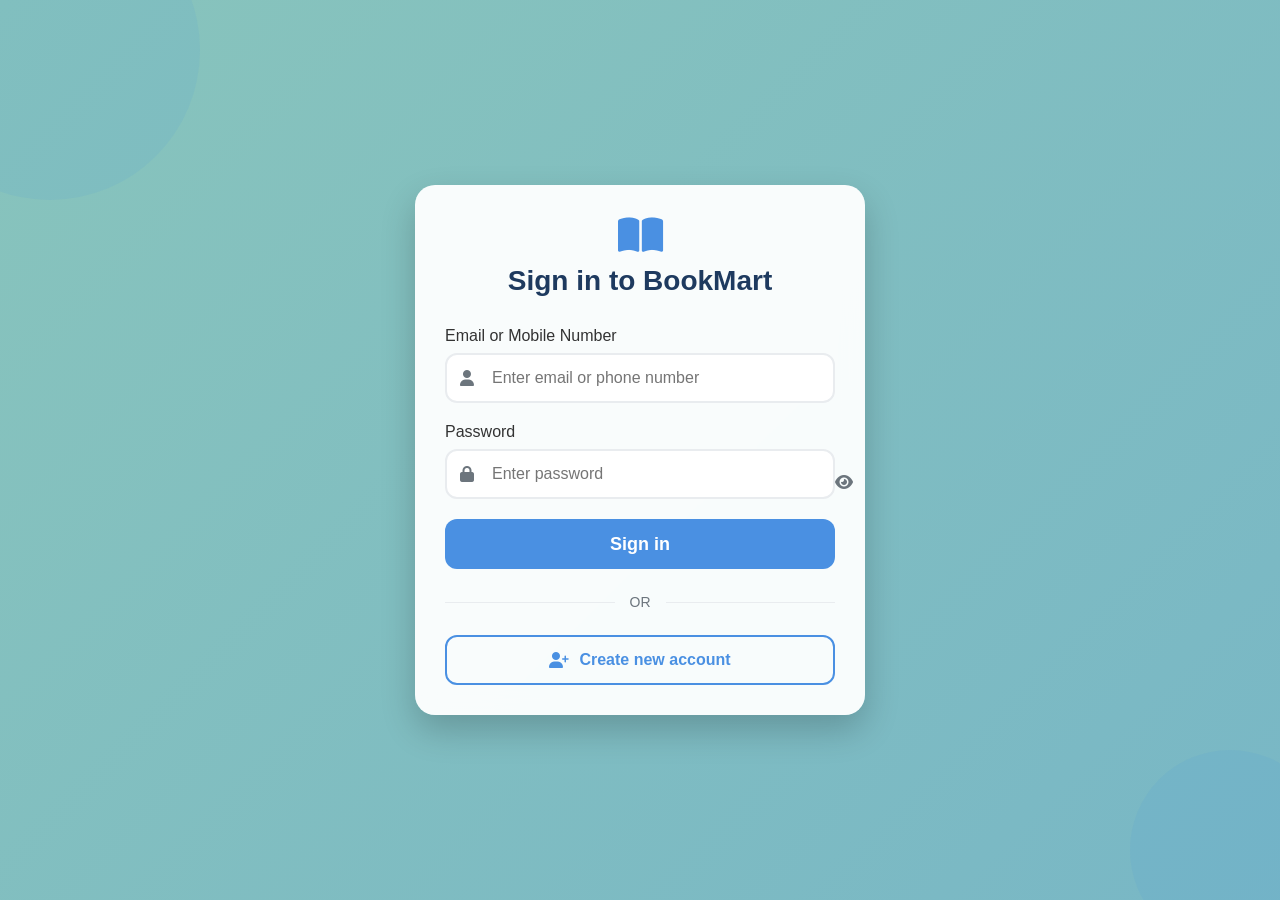
<file: index.html>
<!DOCTYPE html>
<html lang="en">
<head>
    <meta charset="UTF-8">
    <meta name="viewport" content="width=device-width, initial-scale=1.0">
    <title>BookMart - Log In</title>
    <link rel="stylesheet" href="style.css">
    <link rel="stylesheet" href="https://cdnjs.cloudflare.com/ajax/libs/font-awesome/6.4.2/css/all.min.css">
</head>
<body id="logbody">
    <div class="background-animation">
        <div class="shape"></div>
        <div class="shape"></div>
    </div>
    
    <form id="forum" class="slide-in">
        <div class="logo-container">
            <i class="fas fa-book-open"></i>
            <h1 id="ttl">Sign in to BookMart</h1>
        </div>
        
        <div class="input-group">
            <label for="number">Email or Mobile Number</label>
            <div class="input-with-icon">
                <i class="fas fa-user"></i>
                <input id="number" type="text" placeholder="Enter email or phone number">
            </div>
        </div>
        
        <div class="input-group">
            <label for="passwd">Password</label>
            <div class="input-with-icon">
                <i class="fas fa-lock"></i>
                <input id="passwd" type="password" placeholder="Enter password">
                <span class="toggle-password" onclick="togglePassword()">
                    <i class="fas fa-eye"></i>
                </span>
            </div>
        </div>
        
        <button id="loggBtn" onclick="login(event)">
            <span class="btn-text">Sign in</span>
            <div class="btn-loading">
                <i class="fas fa-spinner fa-spin"></i>
            </div>
        </button>
        
        <div class="divider">
            <span>OR</span>
        </div>
        
        <a href="createAc.html" id="newidbtn1">
            <i class="fas fa-user-plus"></i>
            Create new account
        </a>
    </form>
    
    <script src="config.js"></script>
    <script src="script.js"></script>
</body>
</html>
</file>
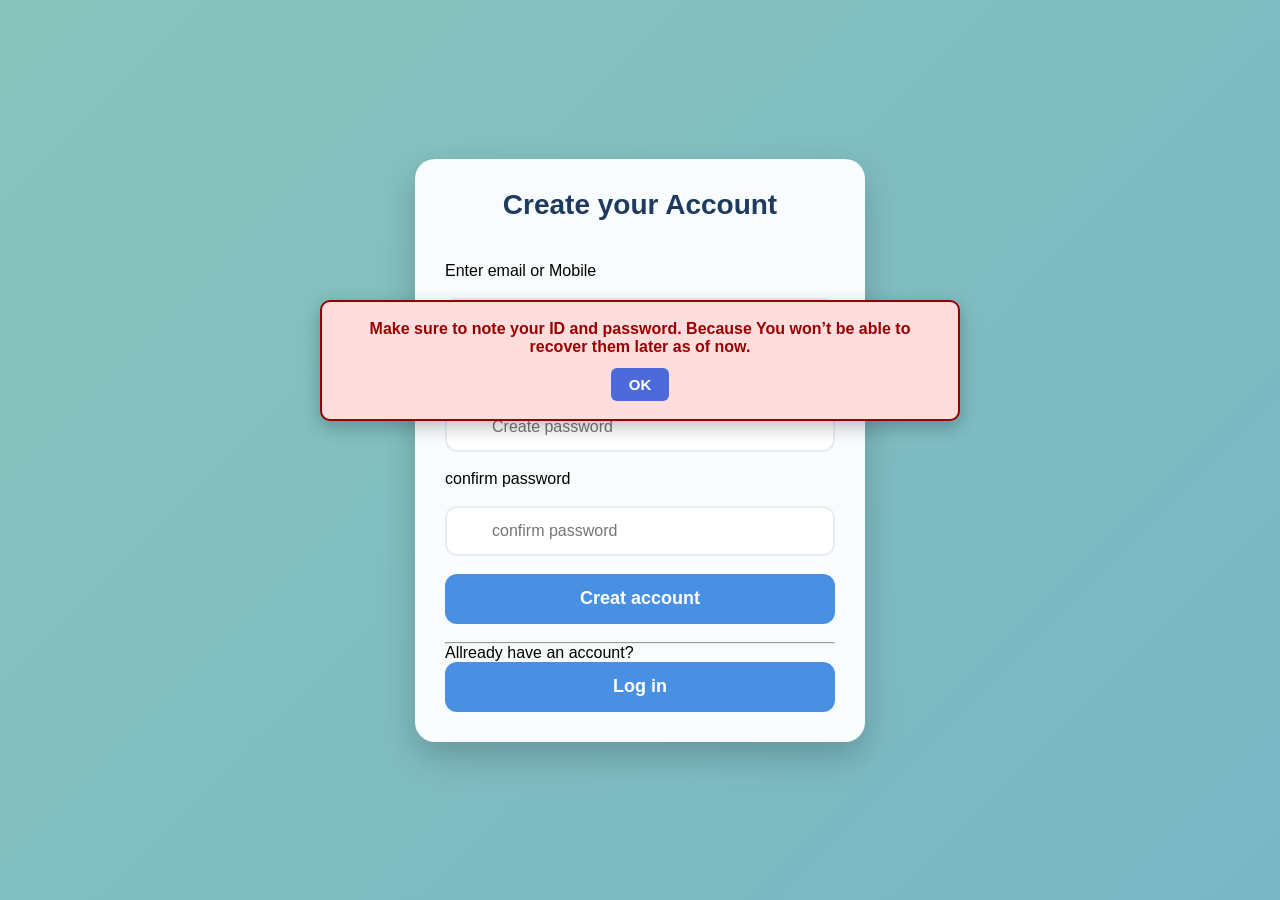
<file: createAc.html>
<!DOCTYPE html>
<html lang="en">
<head>
    <meta charset="UTF-8">
    <meta name="viewport" content="width=device-width, initial-scale=1.0">
    <title>Create-new-account</title>
    <link rel="stylesheet" href="style.css">
</head>
<body id="creatBody" id="special-section">
    <form id="forum">
        <label id="ttl">Create your Account</label>
        <br>
        <br>
        <label for="">Enter email or Mobile</label>
        <br>
        <input id="number" type="" placeholder="Enter Phone">
        <br>
        <label for="">Create password</label>
        <br>
        <input id="Pass" type="password" placeholder="Create password" >
        <br>
        <label for="">confirm password</label>
        <br>
        <input id="passs" type="password" placeholder="confirm password" >
        <br>
        <button type="button" onclick="creatId(event)" id="newidbtn">Creat account</button>
        <br>
        <hr>
        <label for="">Allready have an account?</label>
        
        <a id="btn" href="index.html">Log in</a>
    </form>
    <script src="config.js"></script>
    <script src="script.js"></script>
</body>
</html>
</file>
<file: style.css>
* {
    margin: 0px;
    padding: 0px;
    box-sizing: border-box;
}

:root {
    --primary: #4a90e2;
    --secondary: #88c4bc;
    --accent: #ff6b6b;
    --dark: #1e3a5f;
    --light: #f8f9fa;
    --success: #12d687;
    --warning: #ffc107;
    --danger: #dc3545;
    --text: #333;
    --text-light: #6c757d;
}

body {
    font-family: 'Poppins', 'Trebuchet MS', 'Lucida Sans Unicode', 'Lucida Grande', 'Lucida Sans', Arial, sans-serif;
    transition: all 0.3s ease;
}

/* Background animation */
.background-animation {
    position: fixed;
    top: 0;
    left: 0;
    width: 100%;
    height: 100%;
    z-index: -1;
    overflow: hidden;
}

.shape {
    position: absolute;
    border-radius: 50%;
    background: rgba(74, 144, 226, 0.1);
    animation: float 15s infinite ease-in-out;
}

.shape:nth-child(1) {
    width: 300px;
    height: 300px;
    top: -100px;
    left: -100px;
    animation-delay: 0s;
}

.shape:nth-child(2) {
    width: 200px;
    height: 200px;
    bottom: -50px;
    right: -50px;
    animation-delay: -5s;
}

@keyframes float {
    0%, 100% {
        transform: translate(0, 0) rotate(0deg);
    }
    25% {
        transform: translate(20px, 20px) rotate(5deg);
    }
    50% {
        transform: translate(0, 40px) rotate(0deg);
    }
    75% {
        transform: translate(-20px, 20px) rotate(-5deg);
    }
}

/* Animation  */
.slide-in {
    animation: slideIn 0.5s ease forwards;
    opacity: 0;
    transform: translateY(20px);
}

@keyframes slideIn {
    to {
        opacity: 1;
        transform: translateY(0);
    }
}

.fade-in {
    animation: fadeIn 0.5s ease forwards;
}

@keyframes fadeIn {
    from { opacity: 0; }
    to { opacity: 1; }
}

/* Login and signup forms */
#logbody, #creatBody {
    background: linear-gradient(135deg, var(--secondary), var(--primary));
    background-size: 400% 400%;
    animation: gradientShift 10s ease infinite;
    height: 100vh;
    width: 100%;
    display: flex;
    align-items: center;
    justify-content: center;
    padding: 20px;
}

@keyframes gradientShift {
    0% { background-position: 0% 50%; }
    50% { background-position: 100% 50%; }
    100% { background-position: 0% 50%; }
}

#forum {
    min-height: 45%;
    width: 100%;
    max-width: 450px;
    background: rgba(255, 255, 255, 0.95);
    border-radius: 20px;
    display: flex;
    justify-content: center;
    align-items: left;
    flex-direction: column;
    padding: 30px;
    font-size: 16px;
    box-shadow: 0 15px 35px rgba(0, 0, 0, 0.2);
    backdrop-filter: blur(10px);
    transition: transform 0.3s ease, box-shadow 0.3s ease;
}

#forum:hover {
    transform: translateY(-5px);
    box-shadow: 0 20px 40px rgba(0, 0, 0, 0.25);
}

.logo-container {
    text-align: center;
    margin-bottom: 25px;
}

.logo-container i {
    font-size: 40px;
    color: var(--primary);
    margin-bottom: 10px;
}

#ttl {
    text-align: center;
    font-size: 28px;
    color: var(--dark);
    font-weight: 600;
    margin-bottom: 5px;
}

.input-group {
    margin-bottom: 20px;
    width: 100%;
}

.input-group label {
    display: block;
    margin-bottom: 8px;
    color: var(--text);
    font-weight: 500;
}

.input-with-icon {
    position: relative;
    display: flex;
    align-items: center;
}

.input-with-icon i:first-child {
    position: absolute;
    left: 15px;
    color: var(--text-light);
    z-index: 1;
}
 
.toggle-password {
    position: absolute;
    right: 15px;
    cursor: pointer;
    color: var(--text-light);
    z-index: 1;
}

.toggle-password:hover {
    color: var(--primary);
}

#number, #passwd, #Pass, #passs {
    width: 100%;
    color: var(--text);
    height: 50px;
    border: 2px solid #e9ecef;
    border-radius: 12px;
    font-size: 16px;
    padding: 0 15px 0 45px;
    font-weight: 500;
    outline: none;
    transition: all 0.3s ease;
}

#number:focus, #passwd:focus, #Pass:focus, #passs:focus {
    border-color: var(--primary);
    box-shadow: 0 0 0 3px rgba(74, 144, 226, 0.2);
}

#loggBtn, #newidbtn, #btn {
    cursor: pointer;
    height: 50px;
    border: none;
    border-radius: 12px;
    font-size: 18px;
    background: var(--primary);
    color: white;
    font-weight: 600;
    text-align: center;
    text-decoration: none;
    display: flex;
    align-items: center;
    justify-content: center;
    transition: all 0.3s ease;
    position: relative;
    overflow: hidden;
}

#loggBtn:hover, #newidbtn:hover, #btn:hover {
    background: #3a7cd6;
    transform: translateY(-2px);
    box-shadow: 0 5px 15px rgba(74, 144, 226, 0.4);
}

#loggBtn:active, #newidbtn:active, #btn:active {
    transform: translateY(0);
}

.btn-loading {
    display: none;
    position: absolute;
}

.btn-loading.show {
    display: block;
}

.btn-text {
    transition: opacity 0.3s ease;
}

.btn-text.hide {
    opacity: 0;
}

.divider {
    display: flex;
    align-items: center;
    margin: 25px 0;
    color: var(--text-light);
}

.divider::before, .divider::after {
    content: "";
    flex: 1;
    height: 1px;
    background: #e9ecef;
}

.divider span {
    padding: 0 15px;
    font-size: 14px;
}

#newidbtn1 {
    height: 50px;
    border: 2px solid var(--primary);
    border-radius: 12px;
    font-size: 16px;
    background: transparent;
    color: var(--primary);
    font-weight: 600;
    text-align: center;
    padding: 0 20px;
    text-decoration: none;
    display: flex;
    align-items: center;
    justify-content: center;
    gap: 10px;
    transition: all 0.3s ease;
}

#newidbtn1:hover {
    background: var(--primary);
    color: white;
    transform: translateY(-2px);
    box-shadow: 0 5px 15px rgba(74, 144, 226, 0.3);
}

/* Home page */
#home {
    font-family: 'Poppins', 'Trebuchet MS', 'Lucida Sans Unicode', 'Lucida Grande', 'Lucida Sans', Arial, sans-serif;   
    height: 100%;
    width: 100%;
    margin: 0px;
    padding: 0px;
    background: #f8f9fa;
}

#nav {
    width: 100%;
    height: auto;
    background: rgba(30, 58, 95, 0.96);
    backdrop-filter: blur(6px);
    position: sticky;
    top: 0;
    z-index: 100;
    display: flex;
    flex-wrap: nowrap;
    flex-direction: row;
    align-items: center;
    gap: 14px;
    padding: 12px 20px;
    justify-content: space-between;
    box-shadow: 0 8px 20px rgba(0, 0, 0, 0.12);
}

#log {
    font-size: 1.5rem;
    color: white;
    font-weight: 700;
    display: flex;
    align-items: center;
    gap: 10px;
    letter-spacing: 0.3px;
    flex-shrink: 0;
}

#nav p, #nav i {
    color: #f8f9fa;
}

#menuToggle {
    display: none;
    width: 40px;
    height: 40px;
    border: none;
    border-radius: 10px;
    background: rgba(255, 255, 255, 0.14);
    color: white;
    cursor: pointer;
    align-items: center;
    justify-content: center;
    font-size: 1rem;
}

#menuToggle:hover {
    background: rgba(255, 255, 255, 0.24);
}

#searchdiv {
    display: flex;
    flex: 1;
    max-width: 540px;
    min-width: 220px;
}

#searchBook {
    color: var(--text);
    text-align: left;
    font-size: 16px;
    height: 40px;
    border: none;
    border-radius: 20px 0 0 20px;
    background-color: white;
    padding: 0 20px;
    flex: 1;
    transition: all 0.3s ease;
    outline: none;
}

#searchBook:focus {
    box-shadow: 0 0 0 3px rgba(74, 144, 226, 0.35);
}

#searchBtn {
    width: 40px;
    height: 40px;
    border: none;
    border-radius: 0 20px 20px 0;
    color: white;
    background-color: var(--primary);
    cursor: pointer;
    transition: all 0.3s ease;
}

#searchBtn:hover {
    background-color: #3a7cd6;
}

.nav-actions {
    display: flex;
    align-items: center;
    gap: 10px;
    flex-shrink: 0;
}

.menu-user-id,
.menu-auth-btn {
    display: flex;
    align-items: center;
    justify-content: center;
    padding: 4px;
    border-radius: 999px;
}

#profile, #postBook {
    height: 40px;
    border-radius: 20px;
    font-size: 1rem;
    font-weight: 600;
    border: none;
    transition: all 0.3s ease;
    cursor: pointer;
    display: flex;
    align-items: center;
    justify-content: center;
    padding: 0 20px;
}

#profile, #postBook, #loggeduser {
    background-color: rgba(255, 255, 255, 0.16);
    color: #f8f9fa;
    border: 1px solid rgba(255, 255, 255, 0.35);
}

#profile:hover,
#postBook:hover {
    background-color: #e5eef1;
    color: var(--dark);
    transform: translateY(-2px);
    box-shadow: 0 4px 8px rgba(0, 0, 0, 0.14);
}

#loggeduser {
    display: flex;
    align-items: center;
    justify-content: center;
    height: 40px;
    padding: 8px 15px;
    border-radius: 20px;
    font-size: 0.95rem;
    font-weight: 600;
    white-space: nowrap;
    overflow: hidden;
    max-width: 150px;
}

@media (max-width: 980px) {
    #nav {
        flex-wrap: wrap;
        row-gap: 10px;
    }

    #searchdiv {
        order: 3;
        flex: 1 1 100%;
        max-width: 100%;
    }

    .nav-actions {
        margin-left: auto;
    }
}

@media (max-width: 640px) {
    #nav {
        padding: 12px;
        gap: 10px;
    }

    #log {
        font-size: 1.25rem;
    }

    #menuToggle {
        display: flex;
        margin-left: auto;
    }

    .nav-actions {
        display: none;
        width: 100%;
        order: 4;
        grid-template-columns: 1fr 1fr;
        gap: 8px;
        padding: 6px;
        border-radius: 12px;
        background: rgba(255, 255, 255, 0.08);
    }

    .nav-actions.open {
        display: grid;
    }

    #postBook {
        grid-column: 1 / -1;
        width: 100%;
        padding: 0 12px;
        font-size: 0.95rem;
    }

    #profile {
        width: 100%;
        padding: 0 14px;
        font-size: 0.95rem;
    }

    .menu-user-id,
    .menu-auth-btn {
        grid-column: 1 / -1;
        width: 100%;
        padding: 6px;
    }

    #loggeduser {
        width: 100%;
        max-width: 100%;
        text-align: center;
    }

    #searchBook {
        font-size: 15px;
    }
}

#container {
    display: grid;
    grid-template-columns: repeat(auto-fit, minmax(320px, 1fr));
    align-items: start;
    gap: 20px;
    padding: 24px;
    background: linear-gradient(180deg, #f8f9fa, #eef1f5);
    width: 100%;
    min-height: calc(100vh - 64px);
    box-sizing: border-box;
}

.books {
    font-family: 'Poppins', 'Trebuchet MS', 'Lucida Sans Unicode', 'Lucida Grande', 'Lucida Sans', Arial, sans-serif;
    display: flex;
    flex-direction: row;
    position: relative;
    align-items: stretch;
    background-color: #ffffff;
    border: 1px solid #e3eaf3;
    min-height: 190px;
    height: auto;
    width: 100%;
    max-width: 340px;
    border-radius: 14px;
    box-shadow: 0 8px 18px rgba(30, 58, 95, 0.08);
    transition: transform 0.25s ease, box-shadow 0.25s ease;
    margin: 0;
    padding: 0;
    gap: 0;
    overflow: hidden;
    animation: fadeIn 0.25s ease;
}

.books:hover {
    cursor: pointer;
    transform: translateY(-3px);
    box-shadow: 0 12px 22px rgba(30, 58, 95, 0.14);
}

.bookImg {
    width: 160px;
    aspect-ratio: 3 / 4;
    height: auto;
    border-radius: 0;
    margin: 0;
    overflow: hidden;
    flex-shrink: 0;
    position: relative;
    background: #e9eef5;
    border-right: 1px solid #e3eaf3;
}

.bookImg img {
    width: 100%;
    height: 100%;
    object-fit: cover;
    transition: transform 0.3s ease;
}

.books:hover .bookImg img {
    transform: scale(1.03);
}

.bookInfo {
    display: flex;
    flex-direction: column;
    justify-content: space-between;
    width: 100%;
    min-height: 190px;
    height: auto;
    padding: 14px;
    box-sizing: border-box;
    gap: 8px;
}

.bookname {
    color: var(--dark);
    font-weight: 600;
    font-size: 15px;
    margin-bottom: 0;
    line-height: 1.4;
    display: -webkit-box;
    -webkit-line-clamp: 3;
    -webkit-box-orient: vertical;
    line-clamp: 3;
    overflow: hidden;
}

.price {
    color: var(--text-light);
    font-size: 14px;
    margin: 0;
}

.bookCondition {
    color: var(--text-light);
    font-size: 13px;
    margin: 0;
}

.bookConditionValue {
    color: var(--dark);
    font-weight: 600;
}

.Price {
    color: var(--success);
    font-weight: 700;
    margin-right: 4px;
}

.buyBtn {
    font-size: 14px;
    height: 36px;
    width: 150px;
    border-radius: 10px;
    border: none;
    background: var(--primary);
    color: #ffffff;
    font-weight: 600;
    box-shadow: 0 6px 14px rgba(74, 144, 226, 0.28);
    transition: all 0.3s ease;
    cursor: pointer;
    display: flex;
    align-items: center;
    justify-content: center;
    gap: 5px;
    position: relative;
    bottom: 0px;
}

.buyBtn:hover {
    background: #3a7cd6;
    transform: translateY(-1px);
    box-shadow: 0 8px 16px rgba(74, 144, 226, 0.34);
}

.buyBtn:active {
    transform: translateY(0);
}

@media (max-width: 640px) {
    #container {
        gap: 12px;
        padding: 12px;
        grid-template-columns: 1fr;
    }

    .books {
        display: grid;
        grid-template-columns: 1fr 1fr;
        width: 100%;
        max-width: 100%;
        min-height: auto;
        border-radius: 12px;
    }

    .bookImg {
        width: 100%;
        aspect-ratio: 3 / 4;
        height: auto;
        border-right: 1px solid #e3eaf3;
    }

    .bookInfo {
        width: 100%;
        min-height: auto;
        padding: 10px 12px;
        gap: 6px;
    }

    .bookname {
        font-size: 14px;
        -webkit-line-clamp: 2;
        line-clamp: 2;
    }

    .price {
        font-size: 13px;
    }

    .buyBtn {
        width: 100%;
        height: 34px;
        font-size: 13px;
        margin-top: auto;
    }

    .books:hover {
        transform: none;
    }
}

/* Book creation form */
.listbook {
    z-index: 1000;
    position: fixed;
    top: 50%;
    left: 50%;
    transform: translate(-50%, -50%);
    background-color: white;
    padding: 30px;
    border-radius: 20px;
    box-shadow: 0 15px 35px rgba(0, 0, 0, 0.2);
    display: none;
    flex-direction: column;
    gap: 20px;
    width: 90%;
    max-width: 500px;
    animation: modalFadeIn 0.3s ease;
}

@keyframes modalFadeIn {
    from {
        opacity: 0;
        transform: translate(-50%, -60%);
    }
    to {
        opacity: 1;
        transform: translate(-50%, -50%);
    }
}

.listbook h2 {
    color: var(--dark);
    margin-bottom: 10px;
    text-align: center;
}

#bookSellPrice, #bookSellName, #bookSellCondition, #bookSellPhoto {
    display: flex;
    flex-direction: column;
    gap: 8px;
}

#bookSellCondition label {
    color: var(--dark);
    font-size: 14px;
    font-weight: 600;
}

#enterPrice, #enterbookname, #bookCondition {
    padding: 12px 15px;
    border: 2px solid #e9ecef;
    border-radius: 10px;
    font-size: 16px;
    transition: all 0.3s ease;
    outline: none;
    background: white;
    color: var(--text);
}

#enterPrice:focus, #enterbookname:focus, #bookCondition:focus {
    border-color: var(--primary);
    box-shadow: 0 0 0 3px rgba(74, 144, 226, 0.2);
}

#photoPicker {
    min-height: 130px;
    border: 2px dashed #cfd6df;
    border-radius: 12px;
    background: #f8fafc;
    display: flex;
    flex-direction: column;
    align-items: center;
    justify-content: center;
    gap: 6px;
    padding: 14px;
    text-align: center;
    cursor: pointer;
    transition: all 0.25s ease;
}

#photoPicker:hover {
    border-color: var(--primary);
    background: #f2f7ff;
}

#photoPickerText {
    color: var(--dark);
    font-weight: 600;
}

#photoPicker small {
    color: var(--text-light);
    font-size: 12px;
}

#photoPreviewList {
    display: flex;
    flex-wrap: wrap;
    justify-content: center;
    gap: 8px;
    width: 100%;
    min-height: 38px;
}

.photo-thumb-wrap {
    position: relative;
}

.photo-thumb {
    width: 64px;
    height: 64px;
    border-radius: 8px;
    object-fit: cover;
    border: 1px solid #dfe5ee;
}

.photo-default-badge {
    position: absolute;
    left: 4px;
    bottom: 4px;
    background: rgba(30, 58, 95, 0.88);
    color: white;
    font-size: 10px;
    line-height: 1;
    padding: 3px 5px;
    border-radius: 6px;
}

.form-buttons {
    display: flex;
    gap: 15px;
    margin-top: 10px;
}

#submitBook, #cancelBook {
    flex: 1;
    padding: 12px;
    border-radius: 10px;
    font-size: 16px;
    font-weight: 600;
    border: none;
    cursor: pointer;
    transition: all 0.3s ease;
}

#submitBook {
    background: var(--success);
    color: white;
}

#submitBook:hover {
    background: #0fb974;
    transform: translateY(-2px);
    box-shadow: 0 5px 15px rgba(18, 214, 135, 0.4);
}

#cancelBook {
    background: #f1f1f1;
    color: var(--text);
}

#cancelBook:hover {
    background: #e2e2e2;
    transform: translateY(-2px);
}

/* Delete button */
.bookDelBtn {
    position: absolute;
    top: 10px;
    right: 10px;
    height: 30px;
    width: auto;
    padding: 0 10px;
    border-radius: 999px;
    border: none;
    background: rgba(220, 53, 69, 0.9);
    color: white;
    font-size: 12px;
    font-weight: 600;
    box-shadow: 0 4px 10px rgba(220, 53, 69, 0.25);
    transition: all 0.3s ease;
    cursor: pointer;
    display: none;
    align-items: center;
    justify-content: center;
    gap: 5px;
}

.bookDelBtn:hover {
    background: #c82333;
    transform: translateY(-1px);
    box-shadow: 0 6px 12px rgba(220, 53, 69, 0.35);
}

/* Buy page */
#buyBackdrop {
    position: fixed;
    inset: 0;
    background: rgba(10, 20, 35, 0.45);
    z-index: 999;
    display: none;
}

#buyPage {
    height: auto;
    max-height: 90vh;
    width: 90%;
    max-width: 500px;
    background-color: white;
    padding: 30px;
    border-radius: 20px;
    display: none;
    flex-direction: column;
    box-shadow: 0 15px 35px rgba(0, 0, 0, 0.2);
    z-index: 1000;
    position: fixed;
    top: 50%;
    left: 50%;
    transform: translate(-50%, -50%);
    animation: modalFadeIn 0.3s ease;
    overflow-y: auto;
}

@media (min-width: 641px) {
    #buyPage {
        scrollbar-width: none;
        -ms-overflow-style: none;
    }

    #buyPage::-webkit-scrollbar {
        width: 0;
        height: 0;
        display: none;
    }
}

#buyCloseBtn {
    position: absolute;
    top: 12px;
    right: 12px;
    width: 34px;
    height: 34px;
    border: none;
    border-radius: 50%;
    background: #eef3f9;
    color: var(--dark);
    font-size: 24px;
    line-height: 1;
    display: flex;
    align-items: center;
    justify-content: center;
    cursor: pointer;
    transition: background 0.2s ease, transform 0.2s ease;
    z-index: 3;
}

#buyCloseBtn:hover {
    background: #dbe6f2;
    transform: scale(1.04);
}

#buyCloseBtn:active {
    transform: scale(0.98);
}

#buyPageMediaRow {
    display: flex;
    align-items: flex-start;
    justify-content: center;
    gap: 12px;
    width: 100%;
    position: relative;
}

.buy-nav-btn {
    display: none;
    align-items: center;
    justify-content: center;
    width: 34px;
    height: 34px;
    border-radius: 50%;
    border: none;
    background: rgba(30, 58, 95, 0.85);
    color: #fff;
    cursor: pointer;
    box-shadow: 0 4px 10px rgba(0, 0, 0, 0.22);
    z-index: 2;
}

#buyPageImg {
    height: 200px;
    width: 150px;
    object-fit: cover;
    border-radius: 10px;
    margin: 0 0 12px;
    box-shadow: 0 5px 15px rgba(0, 0, 0, 0.1);
    flex-shrink: 0;
}

#buyPageThumbs {
    display: none;
    gap: 8px;
    justify-content: flex-start;
    flex-wrap: nowrap;
    overflow-x: auto;
    padding: 2px;
    margin: 0 0 12px;
    scroll-snap-type: x mandatory;
    width: calc(100% - 162px);
    min-height: 120px;
    scrollbar-width: none;
    -ms-overflow-style: none;
}

#buyPageThumbs::-webkit-scrollbar {
    display: none;
}

.buy-slide-btn {
    border: none;
    background: white;
    padding: 0;
    border-radius: 8px;
    cursor: pointer;
    flex: 0 0 auto;
    scroll-snap-align: start;
    box-shadow: 0 2px 8px rgba(0, 0, 0, 0.12);
    border: 2px solid transparent;
}

.buy-slide-btn.active {
    border-color: var(--primary);
}

.buy-slide-img {
    width: 85px;
    height: 120px;
    object-fit: cover;
    border-radius: 6px;
    display: block;
}

#buyImageCounter {
    text-align: center;
    color: var(--text-light);
    font-size: 13px;
    font-weight: 600;
    margin: -6px 0 8px;
    display: none;
}

@media (max-width: 640px) {
    #buyPageMediaRow {
        justify-content: center;
        align-items: center;
        gap: 0;
    }

    #buyPageImg {
        width: 170px;
        height: 230px;
        margin: 0 auto 12px;
    }

    #buyPageThumbs {
        display: none !important;
    }

    .buy-nav-btn {
        display: flex;
        position: absolute;
        top: 50%;
        transform: translateY(-50%);
    }

    #buyPrevBtn {
        left: 8px;
    }

    #buyNextBtn {
        right: 8px;
    }
}

#bookPageName, #bookPagePrice, #bookPageCondition, #ContactNumber {
    color: var(--dark);
    font-size: 18px;
    margin-bottom: 10px;
    font-weight: 500;
}

#Para {
    color: var(--text);
    font-size: 16px;
    line-height: 1.6;
    margin: 15px 0;
    text-align: center;
}

#DoneBtn {
    cursor: pointer;
    padding: 12px;
    border-radius: 10px;
    border: none;
    background: var(--primary);
    color: white;
    font-size: 16px;
    font-weight: 600;
    transition: all 0.3s ease;
    margin-top: 15px;
}

#DoneBtn:hover {
    background: #3a7cd6;
    transform: translateY(-2px);
    box-shadow: 0 5px 15px rgba(74, 144, 226, 0.4);
}

/* notification */
.toast {
    position: fixed;
    bottom: 20px;
    right: 20px;
    padding: 15px 25px;
    border-radius: 10px;
    color: white;
    font-weight: 500;
    z-index: 1000;
    box-shadow: 0 5px 15px rgba(0, 0, 0, 0.2);
    animation: toastIn 0.3s ease, toastOut 0.3s ease 2.7s forwards;
}

.toast.success {
    background: var(--success);
}

.toast.error {
    background: var(--danger);
}

.toast.info {
    background: var(--primary);
}

@keyframes toastIn {
    from {
        transform: translateX(100%);
        opacity: 0;
    }
    to {
        transform: translateX(0);
        opacity: 1;
    }
}

@keyframes toastOut {
    from {
        transform: translateX(0);
        opacity: 1;
    }
    to {
        transform: translateX(100%);
        opacity: 0;
    }
}

.dialog-overlay {
    position: fixed;
    top: 0;
    left: 0;
    width: 100%;
    height: 100%;
    background: rgba(0,0,0,0.5);
    display: flex;
    justify-content: center;
    align-items: center;
    z-index: 1000;
}

.custom-dialog {
    background: white;
    padding: 20px;
    border-radius: 8px;
    box-shadow: 0 4px 12px rgba(0,0,0,0.2);
    max-width: 400px;
    width: 80%;
    text-align: center;
}

.custom-dialog p {
    margin-bottom: 20px;
}

.custom-dialog button {
    padding: 8px 16px;
    border: none;
    border-radius: 4px;
    cursor: pointer;
    margin: 0 5px;
}

.custom-dialog button:first-child {
    background: #007bff;
    color: white;
}

.custom-dialog button:last-child {
    background: #dc3545;
    color: white;
}


.warning-box {
  position: fixed;
  top: 300px;
  left: 50%;
  transform: translateX(-50%);
  background: #ffdddd;
  color: #900;
  padding: 18px 22px;
  border: 2px solid #900;
  border-radius: 10px;
  font-size: 16px;
  font-weight: bold;
  z-index: 9999;
  box-shadow: 0 6px 18px rgba(0, 0, 0, 0.25);
  text-align: center;
  max-width: 90%;
}

.warning-box p {
  margin: 0 0 12px 0;
}

.warning-ok-btn {
  background: rgb(76, 106, 218);
  color: #fff;
  border: none;
  padding: 8px 18px;
  border-radius: 6px;
  font-size: 15px;
  cursor: pointer;
  font-weight: bold;
}

.warning-ok-btn:hover {
  background: #b30000;
}

.newCon{
    color: #12d687;
}
</file>
